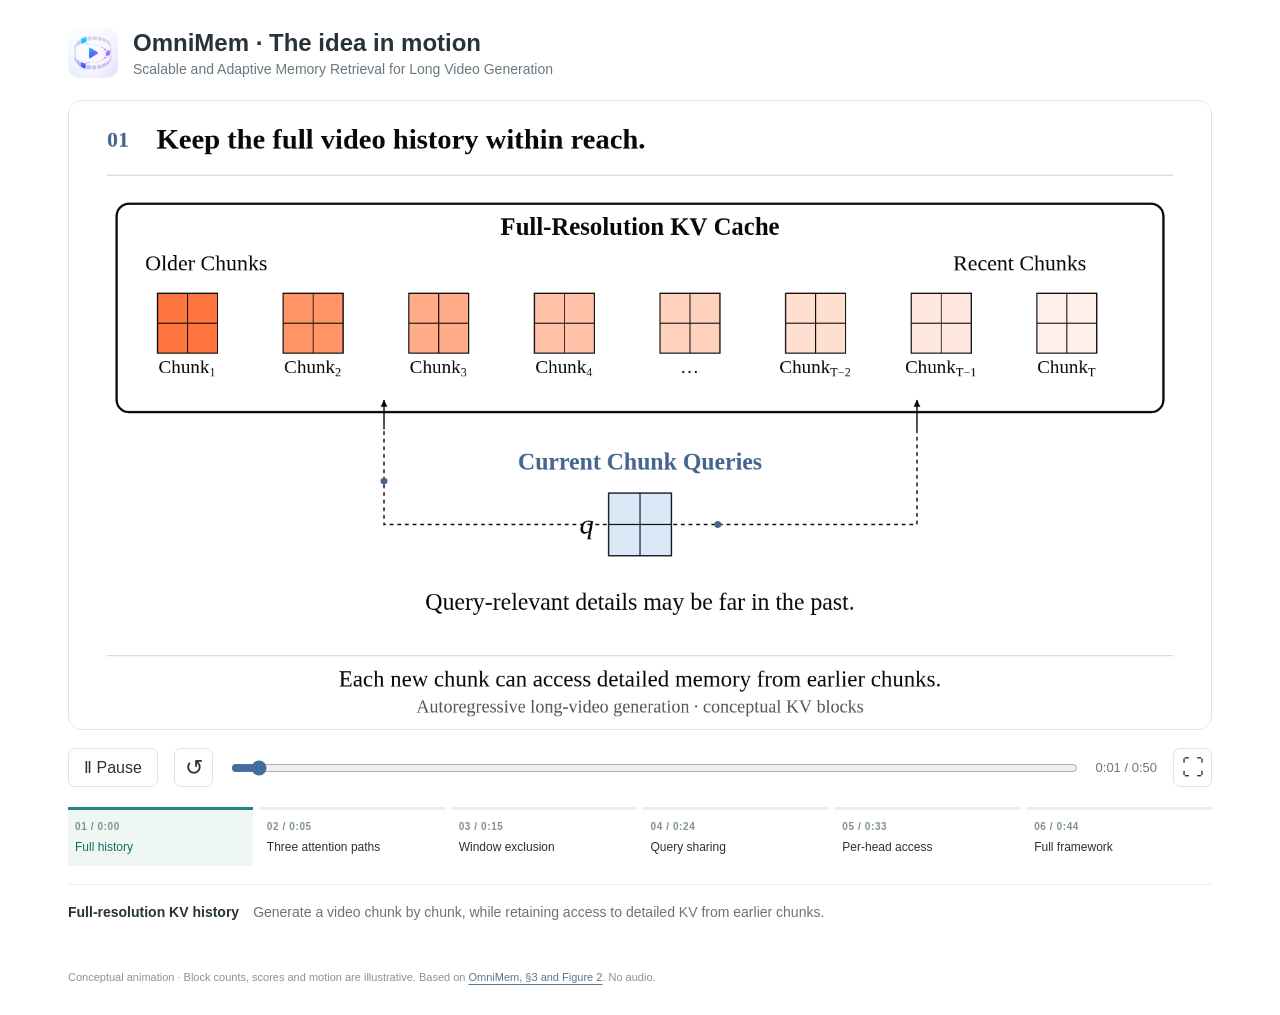
<file: docs/explainer.html>
<!doctype html>
<html lang="en">
<head>
<meta charset="utf-8"><meta name="viewport" content="width=device-width,initial-scale=1">
<title>OmniMem — the idea in motion</title>
<link rel="icon" href="assets/omnimem-256.png">
<style>
:root{color-scheme:light;--ink:#25343b;--muted:#697880;--line:#dce3e6;--blue:#426da2;--teal:#21867d}*{box-sizing:border-box}body{margin:0;background:#fff;color:var(--ink);font-family:-apple-system,BlinkMacSystemFont,"Segoe UI",Arial,sans-serif}.shell{max-width:1200px;margin:auto;padding:28px}.embedded .shell{padding:0;max-width:none}.standalone-head{display:flex;align-items:center;gap:15px;margin-bottom:22px}.standalone-head img{width:50px;height:50px}.standalone-head h1{font-size:24px;margin:0}.standalone-head p{margin:4px 0 0;color:var(--muted);font-size:14px}.embedded .standalone-head{display:none}.stage{border:1px solid var(--line);border-radius:14px;overflow:hidden;background:#fff}canvas{display:block;width:100%;aspect-ratio:1200/660}.controls{display:flex;align-items:center;gap:16px;margin-top:18px}button{font:inherit;cursor:pointer;color:var(--ink);background:white;border:1px solid var(--line);border-radius:7px;transition:background .15s}button:hover{background:#eff4f6}button:focus-visible,a:focus-visible,input:focus-visible{outline:3px solid #629bb9;outline-offset:3px}.play{width:90px;min-height:39px}.icon-btn{width:39px;height:39px;font-size:22px}.scrub{flex:1;min-width:60px;accent-color:var(--blue);height:22px;cursor:pointer}.clock{font-size:13px;font-variant-numeric:tabular-nums;color:var(--muted);white-space:nowrap}.chapters{display:grid;grid-template-columns:repeat(6,1fr);gap:7px;margin:20px 0 18px}.chapter{border:0;border-radius:0;text-align:left;padding:10px 7px;border-top:3px solid #e8edef;font-size:12px;line-height:1.45}.chapter span{display:block;font-size:10px;font-weight:600;letter-spacing:.06em;color:#829197;margin-bottom:4px}.chapter[aria-current=true]{border-color:var(--teal);background:#eff7f5;color:#176b64}.transcript{display:flex;gap:14px;align-items:flex-start;border-top:1px solid #e8edef;padding-top:16px;line-height:1.6;min-height:73px;font-size:14px}.transcript b{min-width:130px;font-weight:600}.transcript p{margin:0;color:#66757d}.foot{font-size:11px;line-height:1.6;color:#879297;margin:12px 0 0}.foot a{color:#5a7689;text-decoration:underline;text-underline-offset:3px}a{color:var(--blue)}@media(max-width:650px){.shell{padding:14px}.controls{gap:8px;margin-top:12px}.play{width:76px;font-size:13px}.clock{font-size:11px}.chapters{grid-template-columns:repeat(3,1fr);gap:5px;margin-top:14px}.chapter{font-size:11px;padding:7px 5px}.transcript{display:block;font-size:13px}.transcript b{display:block;margin-bottom:4px}.foot{font-size:10px}.standalone-head h1{font-size:19px}}@media(prefers-reduced-motion:reduce){*{scroll-behavior:auto}}
</style>
</head>
<body>
<main class="shell">
<header class="standalone-head"><img src="assets/omnimem-256.png" alt=""><div><h1>OmniMem · The idea in motion</h1><p>Scalable and Adaptive Memory Retrieval for Long Video Generation</p></div></header>
<div class="stage"><canvas id="film" width="1800" height="990" role="img" aria-label="Animated walkthrough of OmniMem: a growing video history, three attention branches, adaptive window exclusion, query-shared selection, per-head scattered access, and the original framework."></canvas></div>
<div class="controls" role="group" aria-label="Animation playback">
<button id="play" class="play" aria-label="Pause animation">Ⅱ Pause</button><button id="replay" class="icon-btn" aria-label="Replay from the beginning">↺</button>
<input id="seek" class="scrub" type="range" min="0" max="50" step="0.1" value="0" aria-label="Animation position in seconds">
<output class="clock" id="clock">0:00 / 0:50</output><button id="fullscreen" class="icon-btn" aria-label="Open animation full screen">⛶</button>
</div>
<nav class="chapters" aria-label="Animation chapters"></nav>
<div class="transcript" aria-live="polite"><b id="chapter-title"></b><p id="chapter-description"></p></div>
<p class="foot">Conceptual animation · Block counts, scores and motion are illustrative. Based on <a href="https://arxiv.org/abs/2605.30519" target="_blank" rel="noopener">OmniMem, §3 and Figure 2</a>. No audio.</p>
</main>
<script src="explainer.js?v=paper-style-50s"></script>
</body></html>
</file>
